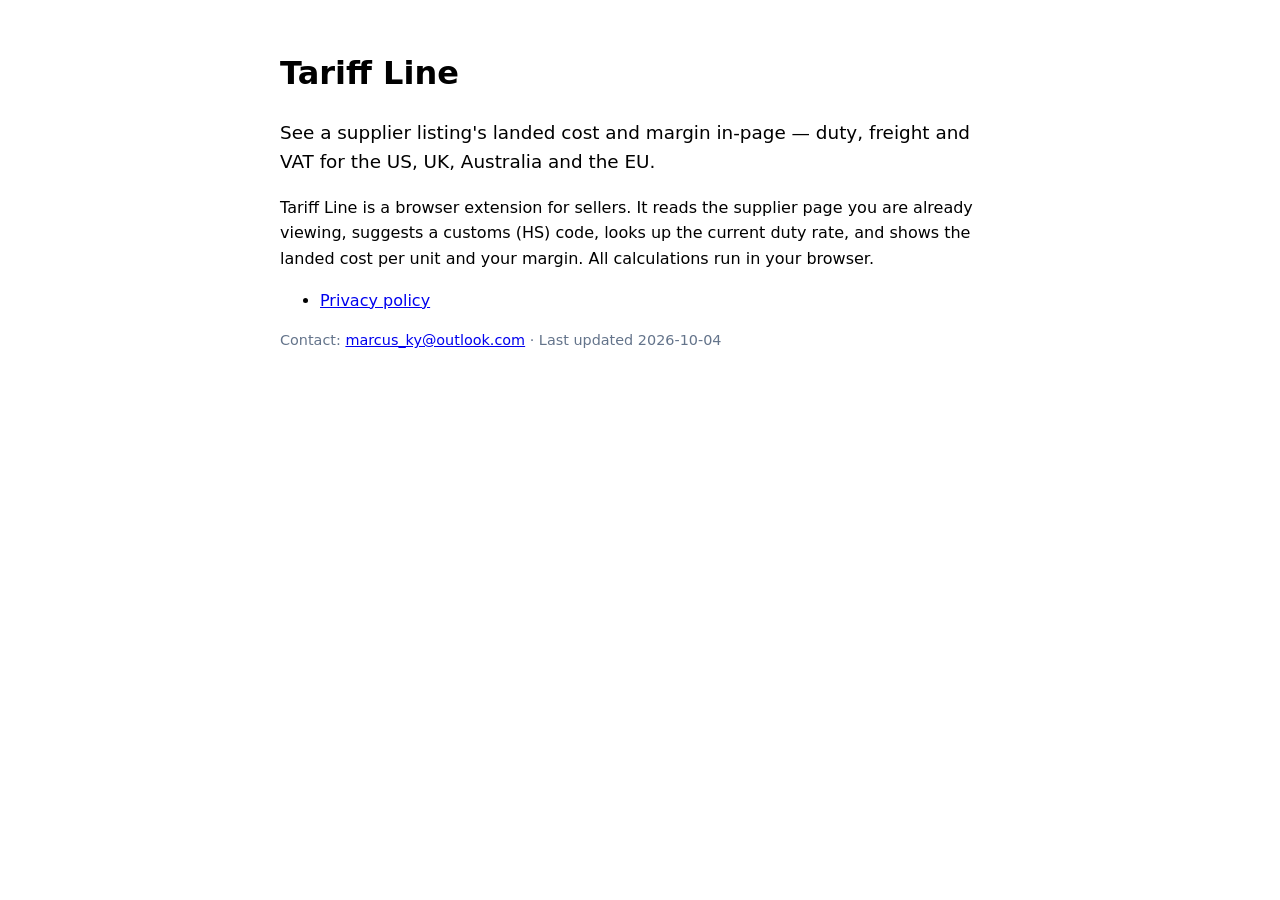
<file: index.html>
<!doctype html>
<html lang="en">
<head>
<meta charset="utf-8">
<meta name="viewport" content="width=device-width, initial-scale=1">
<title>Tariff Line — landed cost for sellers</title>
<link rel="stylesheet" href="style.css">
</head>
<body>
<main>
  <h1>Tariff Line</h1>
  <p class="lede">See a supplier listing's landed cost and margin in-page — duty, freight and VAT for the US, UK, Australia and the EU.</p>
  <p>Tariff Line is a browser extension for sellers. It reads the supplier page you are already viewing, suggests a customs (HS) code, looks up the current duty rate, and shows the landed cost per unit and your margin. All calculations run in your browser.</p>
  <ul>
    <li><a href="privacy/">Privacy policy</a></li>
  </ul>
  <p class="muted">Contact: <a href="mailto:marcus_ky@outlook.com">marcus_ky@outlook.com</a> · Last updated 2026-10-04</p>
</main>
</body>
</html>
</file>
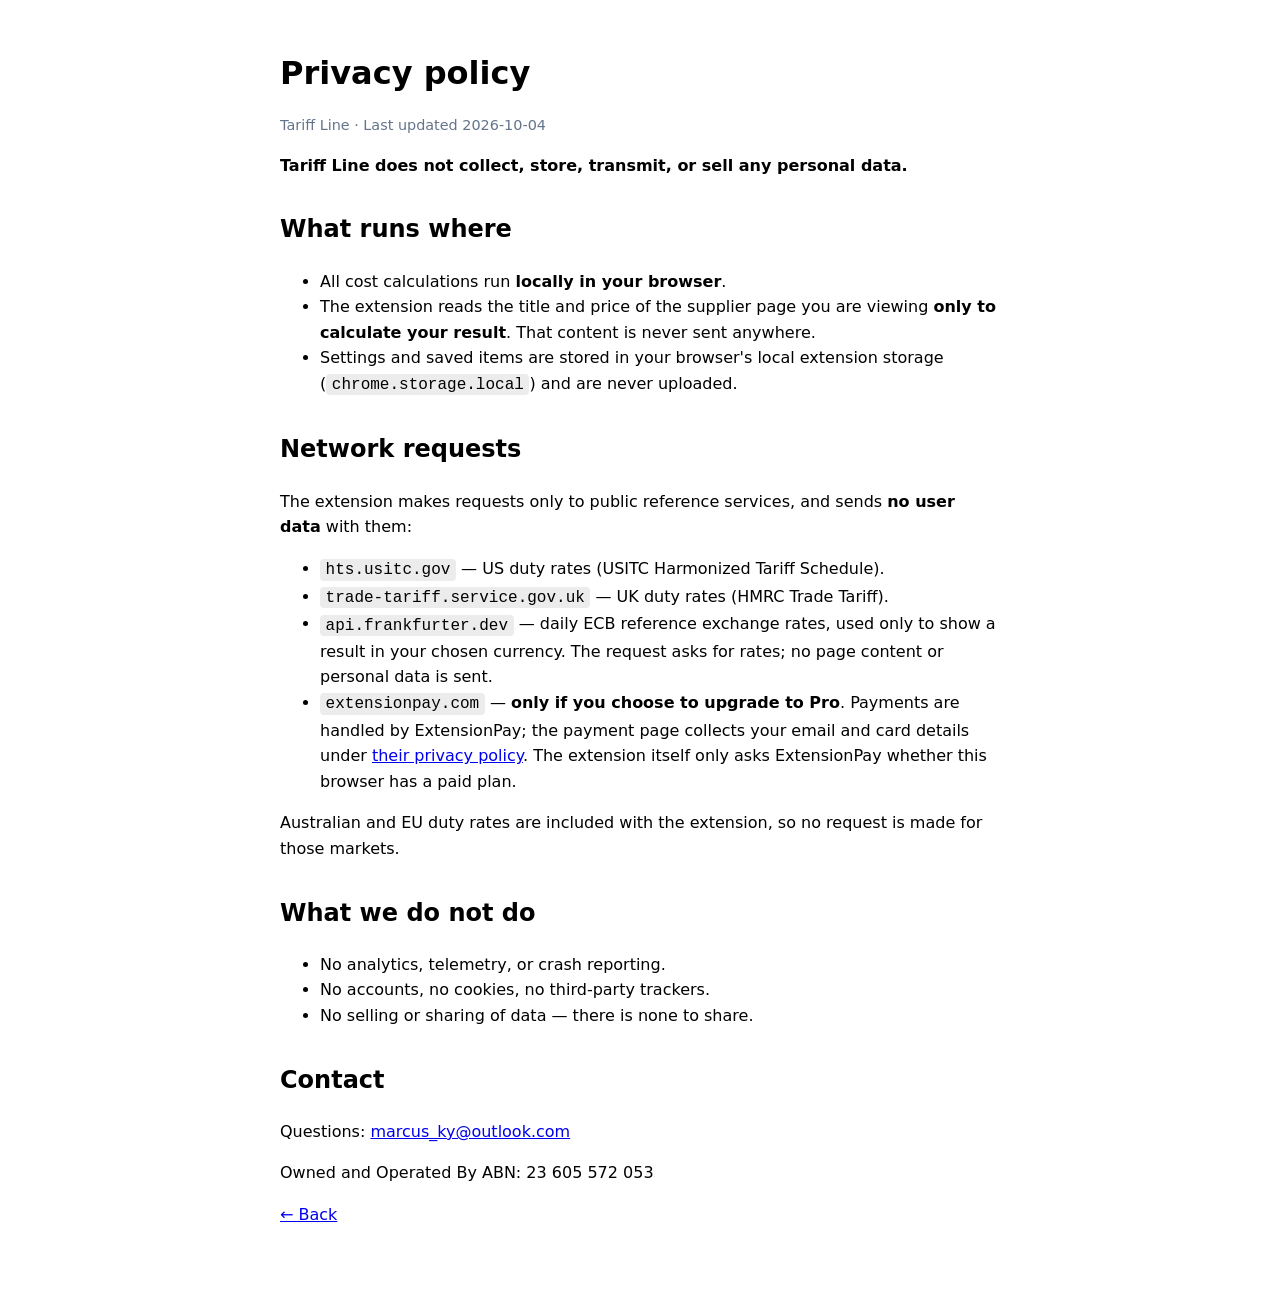
<file: privacy/index.html>
<!doctype html>
<html lang="en">
<head>
<meta charset="utf-8">
<meta name="viewport" content="width=device-width, initial-scale=1">
<title>Privacy policy — Tariff Line</title>
<link rel="stylesheet" href="../style.css">
</head>
<body>
<main>
  <h1>Privacy policy</h1>
  <p class="muted">Tariff Line · Last updated 2026-10-04</p>

  <p><strong>Tariff Line does not collect, store, transmit, or sell any personal data.</strong></p>

  <h2>What runs where</h2>
  <ul>
    <li>All cost calculations run <strong>locally in your browser</strong>.</li>
    <li>The extension reads the title and price of the supplier page you are viewing <strong>only to calculate your result</strong>. That content is never sent anywhere.</li>
    <li>Settings and saved items are stored in your browser's local extension storage (<code>chrome.storage.local</code>) and are never uploaded.</li>
  </ul>

  <h2>Network requests</h2>
  <p>The extension makes requests only to public reference services, and sends <strong>no user data</strong> with them:</p>
  <ul>
    <li><code>hts.usitc.gov</code> — US duty rates (USITC Harmonized Tariff Schedule).</li>
    <li><code>trade-tariff.service.gov.uk</code> — UK duty rates (HMRC Trade Tariff).</li>
    <li><code>api.frankfurter.dev</code> — daily ECB reference exchange rates, used only to show a result in your chosen currency. The request asks for rates; no page content or personal data is sent.</li>
    <li><code>extensionpay.com</code> — <strong>only if you choose to upgrade to Pro</strong>. Payments are handled by ExtensionPay; the payment page collects your email and card details under <a href="https://extensionpay.com/privacy">their privacy policy</a>. The extension itself only asks ExtensionPay whether this browser has a paid plan.</li>
  </ul>
  <p>Australian and EU duty rates are included with the extension, so no request is made for those markets.</p>

  <h2>What we do not do</h2>
  <ul>
    <li>No analytics, telemetry, or crash reporting.</li>
    <li>No accounts, no cookies, no third-party trackers.</li>
    <li>No selling or sharing of data — there is none to share.</li>
  </ul>

  <h2>Contact</h2>
  <p>Questions: <a href="mailto:marcus_ky@outlook.com">marcus_ky@outlook.com</a></p>
  <p>Owned and Operated By ABN: 23 605 572 053</p>

  <p><a href="../">← Back</a></p>
</main>
</body>
</html>
</file>
<file: style.css>
:root { color-scheme: light dark; }
body { margin: 0; font: 16px/1.6 -apple-system, system-ui, Segoe UI, Roboto, sans-serif; }
main { max-width: 720px; margin: 0 auto; padding: 48px 20px 80px; }
h1 { font-size: 2rem; margin: 0 0 .25rem; }
h2 { margin-top: 2rem; }
.lede { font-size: 1.15rem; }
.muted { color: #64748b; font-size: .9rem; }
code { background: rgba(127,127,127,.15); padding: .1em .35em; border-radius: 4px; }
</file>
